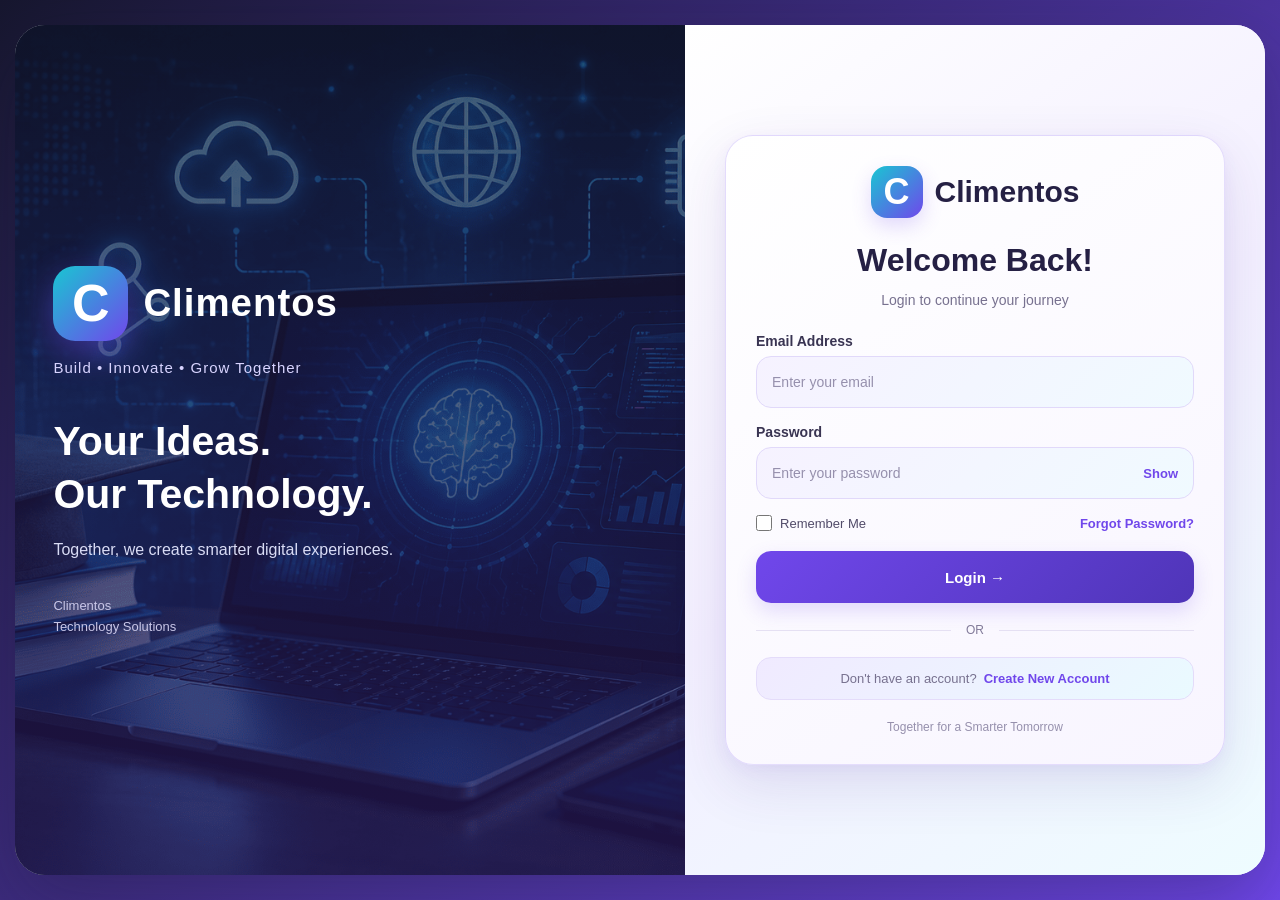
<file: 01-frontend/index.html>
<!DOCTYPE html>
<html lang="en">

<head>
    <meta charset="UTF-8">
    <meta name="viewport" content="width=device-width, initial-scale=1.0">
    <title>Climentos | Login</title>

    <!-- CSS CONNECTION -->
    <link rel="stylesheet" href="css/style.css">
</head>

<body>

    <!-- MAIN LOGIN CONTAINER -->
    <div class="login-container">

        <!-- LEFT BRANDING SECTION -->
        <div class="branding-section">

            <div class="branding-content">

                <!-- COMPANY LOGO -->
                <div class="brand-logo">

                    <div class="logo-icon">
                        <span>C</span>
                    </div>

                    <span class="brand-name">Climentos</span>

                </div>

                <!-- TAGLINE -->
                <p class="brand-tagline">
                    Build • Innovate • Grow Together
                </p>

                <!-- BRAND MESSAGE -->
                <div class="brand-message">

                    <h1>
                        Your Ideas.
                        <br>
                        Our Technology.
                    </h1>

                    <p>
                        Together, we create smarter
                        digital experiences.
                    </p>

                </div>

                <!-- BRAND FOOTER -->
                <div class="brand-footer">
                    <span>Climentos</span>
                    <span>Technology Solutions</span>
                </div>

            </div>

        </div>


        <!-- RIGHT LOGIN SECTION -->
        <div class="login-section">

            <!-- LOGIN CARD -->
            <div class="login-card">

                <!-- LOGIN LOGO -->
                <div class="login-logo">

                    <div class="login-logo-icon">C</div>

                    <h2>Climentos</h2>

                </div>


                <!-- ================================= -->
                <!-- LOGIN VIEW -->
                <!-- ================================= -->

                <div id="loginView">

                    <h1 class="welcome-heading">
                        Welcome Back!
                    </h1>

                    <p class="welcome-text">
                        Login to continue your journey
                    </p>

                    <!-- LOGIN FORM -->
                    <form id="loginForm">

                        <!-- EMAIL -->
                        <div class="input-group">

                            <label for="email">
                                Email Address
                            </label>

                            <input
                                type="email"
                                id="email"
                                name="email"
                                placeholder="Enter your email"
                                required>

                        </div>

                        <!-- PASSWORD -->
                        <div class="input-group">

                            <label for="password">
                                Password
                            </label>

                            <div class="password-container">

                                <input
                                    type="password"
                                    id="password"
                                    name="password"
                                    placeholder="Enter your password"
                                    minlength="6"
                                    required>

                                <!-- SHOW PASSWORD -->
                                <button
                                    type="button"
                                    id="togglePassword"
                                    class="password-toggle">
                                    Show
                                </button>

                            </div>

                        </div>

                        <!-- REMEMBER AND FORGOT -->
                        <div class="login-options">

                            <!-- REMEMBER ME -->
                            <label class="remember-label">

                                <input
                                    type="checkbox"
                                    id="rememberMe">

                                <span>Remember Me</span>

                            </label>

                            <!-- FORGOT PASSWORD -->
                            <button
                                type="button"
                                id="forgotPasswordBtn"
                                class="text-link">
                                Forgot Password?
                            </button>

                        </div>

                        <!-- LOGIN BUTTON -->
                        <button
                            type="submit"
                            class="login-button">
                            Login →
                        </button>

                    </form>

                    <!-- DIVIDER -->
                    <div class="divider">

                        <span></span>
                        <p>OR</p>
                        <span></span>

                    </div>

                    <!-- CREATE ACCOUNT -->
                    <div class="create-account">

                        <p>Don't have an account?</p>

                        <button
                            type="button"
                            id="createAccountBtn"
                            class="text-link">
                            Create New Account
                        </button>

                    </div>

                </div>


                <!-- ================================= -->
                <!-- FORGOT PASSWORD VIEW -->
                <!-- ================================= -->

                <div id="forgotView" class="hidden-view">

                    <h1 class="welcome-heading">
                        Reset Password
                    </h1>

                    <p class="welcome-text">
                        Follow the steps to reset your password
                    </p>


                    <!-- STEP 1: REQUEST RESET LINK -->
                    <form id="forgotForm">

                        <div class="input-group">

                            <label for="resetEmail">
                                Email Address
                            </label>

                            <input
                                type="email"
                                id="resetEmail"
                                name="resetEmail"
                                placeholder="Enter your registered email"
                                required>

                        </div>

                        <button
                            type="submit"
                            class="login-button">
                            Send Reset Link
                        </button>

                    </form>


                    <!-- STEP 2: ENTER NEW PASSWORD -->
                    <form
                        id="resetPasswordForm"
                        class="hidden-view">

                        <!-- NEW PASSWORD -->
                        <div class="input-group">

                            <label for="newPassword">
                                New Password
                            </label>

                            <input
                                type="password"
                                id="newPassword"
                                name="newPassword"
                                placeholder="Enter new password"
                                minlength="6"
                                required>

                        </div>

                        <!-- CONFIRM PASSWORD -->
                        <div class="input-group">

                            <label for="confirmResetPassword">
                                Confirm Password
                            </label>

                            <input
                                type="password"
                                id="confirmResetPassword"
                                name="confirmResetPassword"
                                placeholder="Confirm new password"
                                minlength="6"
                                required>

                        </div>

                        <!-- RESET BUTTON -->
                        <button
                            type="submit"
                            class="login-button">
                            Reset Password
                        </button>

                    </form>


                    <!-- BACK TO LOGIN -->
                    <button
                        type="button"
                        id="backToLoginFromForgot"
                        class="back-button">
                        ← Back to Login
                    </button>

                </div>


                <!-- ================================= -->
                <!-- SIGNUP VIEW -->
                <!-- ================================= -->

                <div id="signupView" class="hidden-view">

                    <h1 class="welcome-heading">
                        Create Account
                    </h1>

                    <p class="welcome-text">
                        Join Climentos and start your journey
                    </p>

                    <!-- SIGNUP FORM -->
                    <form id="signupForm">

                        <!-- FULL NAME -->
                        <div class="input-group">

                            <label for="fullName">
                                Full Name
                            </label>

                            <input
                                type="text"
                                id="fullName"
                                name="fullName"
                                placeholder="Enter your full name"
                                minlength="2"
                                required>

                        </div>

                        <!-- EMAIL -->
                        <div class="input-group">

                            <label for="signupEmail">
                                Email Address
                            </label>

                            <input
                                type="email"
                                id="signupEmail"
                                name="signupEmail"
                                placeholder="Enter your email"
                                required>

                        </div>

                        <!-- PASSWORD -->
                        <div class="input-group">

                            <label for="signupPassword">
                                Password
                            </label>

                            <input
                                type="password"
                                id="signupPassword"
                                name="signupPassword"
                                placeholder="Create password"
                                minlength="6"
                                required>

                        </div>

                        <!-- CONFIRM PASSWORD -->
                        <div class="input-group">

                            <label for="confirmPassword">
                                Confirm Password
                            </label>

                            <input
                                type="password"
                                id="confirmPassword"
                                name="confirmPassword"
                                placeholder="Confirm password"
                                minlength="6"
                                required>

                        </div>

                        <!-- CREATE ACCOUNT BUTTON -->
                        <button
                            type="submit"
                            class="login-button">
                            Create Account
                        </button>

                    </form>

                    <!-- BACK TO LOGIN -->
                    <button
                        type="button"
                        id="backToLoginFromSignup"
                        class="back-button">
                        ← Back to Login
                    </button>

                </div>


                <!-- LOGIN FOOTER -->
                <div class="login-footer">
                    Together for a Smarter Tomorrow
                </div>

            </div>

        </div>

    </div>


    <!-- JAVASCRIPT CONNECTION -->
    <script src="js/script.js"></script>

</body>
</html>
</file>
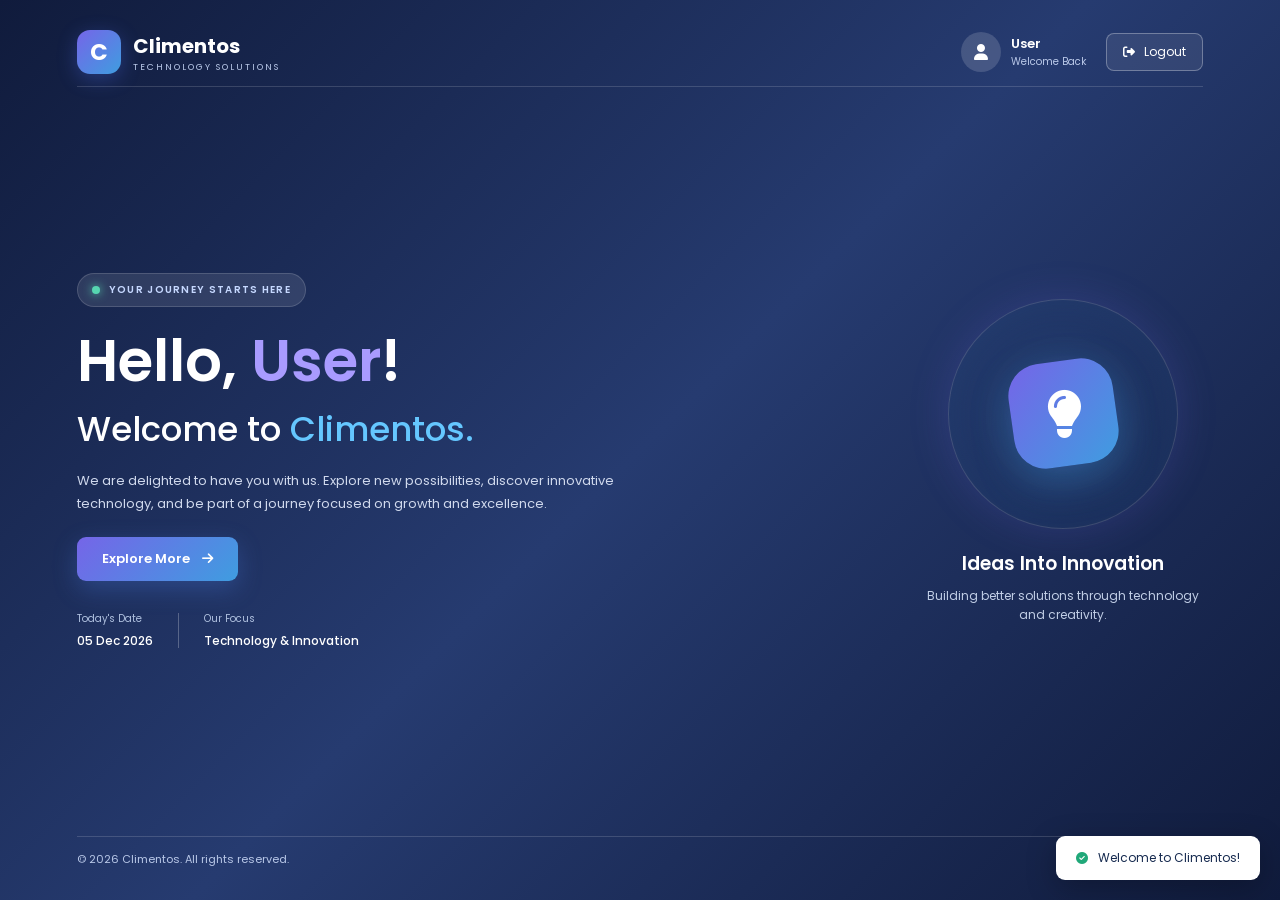
<file: 01-frontend/welcome.html>
<!DOCTYPE html>
<html lang="en">

<head>
    <meta charset="UTF-8">

    <meta name="viewport" content="width=device-width, initial-scale=1.0">

    <title>Climentos | Welcome</title>

    <!-- Google Font -->
    <link rel="preconnect" href="https://fonts.googleapis.com">
    <link rel="preconnect" href="https://fonts.gstatic.com" crossorigin>

    <link href="https://fonts.googleapis.com/css2?family=Poppins:wght@400;500;600;700&display=swap"
        rel="stylesheet">

    <!-- Font Awesome Icons -->
    <link rel="stylesheet"
        href="https://cdnjs.cloudflare.com/ajax/libs/font-awesome/6.5.0/css/all.min.css">

    <!-- Welcome CSS -->
    <link rel="stylesheet" href="css/welcome.css">

</head>

<body>

    <!-- Main Container -->
    <div class="welcome-container">


        <!-- HEADER -->
        <header class="topbar">

            <!-- Company Branding -->
            <div class="brand">

                <div class="brand-icon">
                    C
                </div>

                <div class="brand-details">
                    <h2>Climentos</h2>
                    <p>TECHNOLOGY SOLUTIONS</p>
                </div>

            </div>


            <!-- User Profile and Logout -->
            <div class="topbar-right">

                <div class="profile">

                    <div class="profile-avatar">
                        <i class="fa-solid fa-user"></i>
                    </div>

                    <div class="profile-info">
                        <span id="profileName">User</span>
                        <small>Welcome Back</small>
                    </div>

                </div>


                <button class="logout-button" id="logoutButton">

                    <i class="fa-solid fa-right-from-bracket"></i>

                    Logout

                </button>

            </div>

        </header>



        <!-- MAIN WELCOME SECTION -->
        <main class="hero-section">


            <!-- Welcome Content -->
            <div class="hero-content">


                <div class="welcome-label">

                    <span class="welcome-dot"></span>

                    YOUR JOURNEY STARTS HERE

                </div>


                <h1>
                    Hello,
                    <span id="welcomeName">User</span>!
                </h1>


                <h2>
                    Welcome to
                    <span>Climentos.</span>
                </h2>


                <p>
                    We are delighted to have you with us.
                    Explore new possibilities, discover innovative
                    technology, and be part of a journey focused on
                    growth and excellence.
                </p>


                <!-- Explore Button -->
                <button class="explore-button" id="exploreButton">

                    Explore More

                    <i class="fa-solid fa-arrow-right"></i>

                </button>


                <!-- Date Information -->
                <div class="welcome-details">

                    <div class="detail-item">

                        <small>Today's Date</small>

                        <span id="todayDate">Loading...</span>

                    </div>

                    <div class="detail-divider"></div>

                    <div class="detail-item">

                        <small>Our Focus</small>

                        <span>Technology & Innovation</span>

                    </div>

                </div>


            </div>


            <!-- Simple Right Side Design -->
            <div class="hero-visual">

                <div class="visual-circle">

                    <div class="visual-icon">
                        <i class="fa-solid fa-lightbulb"></i>
                    </div>

                </div>

                <div class="visual-heading">
                    <h3>Ideas Into Innovation</h3>

                    <p>
                        Building better solutions through
                        technology and creativity.
                    </p>
                </div>

            </div>


        </main>



        <!-- FOOTER -->
        <footer class="footer">

            <p>
                © <span id="currentYear"></span> Climentos.
                All rights reserved.
            </p>

            <p>
                Empowering Innovation
            </p>

        </footer>


    </div>



    <!-- Toast Message -->
    <div class="toast" id="toast">

        <i class="fa-solid fa-circle-check"></i>

        <span id="toastMessage"></span>

    </div>



    <!-- JavaScript -->
    <script src="js/welcome.js"></script>

</body>

</html>
</file>
<file: 01-frontend/css/style.css>
/* PAGE RESET */

* {
    margin: 0;
    padding: 0;
    box-sizing: border-box;
}

/* BODY */

body {
    font-family: Arial, sans-serif;

    width: 100%;
    height: 100vh;
    height: 100dvh;

    display: flex;
    justify-content: center;
    align-items: center;

    padding: 15px;

    overflow: hidden;

    background: linear-gradient(
        135deg,
        #17172f,
        #7047eb,
        #19c6d2,
        #17172f
    );

    background-size: 300% 300%;

    animation: backgroundMove 6s ease infinite;
}
 /* ANIMATED BACKGROUND */

@keyframes backgroundMove {

    0% {
        background-position: 0% 50%;
    }

    50% {
        background-position: 100% 50%;
    }

    100% {
        background-position: 0% 50%;
    }

}

 /* MAIN LOGIN CONTAINER */

.login-container {

    width: 100%;
    max-width: 1400px;

    height: 100%;
    max-height: 850px;

    min-height: 0;

    display: flex;

    background: #ffffff;

    border-radius: 30px;

    overflow: hidden;

    box-shadow: 0 25px 70px rgba(
        23,
        23,
        47,
        0.30
    );

}


/* LEFT BRANDING SECTION */

.branding-section {

    flex: 1.15;

    min-width: 0;
    min-height: 0;

    position: relative;

    display: flex;
    align-items: center;
    justify-content: center;

    padding: clamp(20px, 3vw, 45px);

    color: #ffffff;

    background-image:
        linear-gradient(
            rgba(23, 23, 47, 0.65),
            rgba(42, 25, 90, 0.70)
        ),
        url("../images/brand-bg2.png");

    background-size: cover;
    background-position: center;
    background-repeat: no-repeat;

}

/* 
BRANDING CONTENT */

.branding-content {

    width: 100%;

    position: relative;
    z-index: 2;

}

/* 
COMPANY LOGO */

.brand-logo {

    display: flex;
    align-items: center;

    gap: 15px;

    margin-bottom: 15px;

}


/* LOGO ICON */

.logo-icon {

    width: 75px;
    height: 75px;

    flex-shrink: 0;

    display: flex;
    align-items: center;
    justify-content: center;

    border-radius: 22px;

    background: linear-gradient(
        135deg,
        #19c6d2,
        #7047eb
    );

    box-shadow: 0 12px 35px rgba(
        112,
        71,
        235,
        0.40
    );

}


/* C LOGO */

.logo-icon span {

    font-size: 52px;
    font-weight: 800;

    color: #ffffff;

    line-height: 1;

}

/* COMPANY NAME */

.brand-name {

    font-size: clamp(28px, 3vw, 42px);
    font-weight: 800;

    letter-spacing: 1px;

    color: #ffffff;

}


/* BRAND TAGLINE */

.brand-tagline {

    font-size: 15px;
    letter-spacing: 1px;

    line-height: 1.6;

    color: #d8d4ff;

    margin-bottom: 35px;

}

 /* BRAND MESSAGE */

.brand-message {

    margin-bottom: 35px;

}


/* BRAND HEADING */

.brand-message h1 {

    font-size: clamp(30px, 3.2vw, 44px);
    font-weight: 800;

    line-height: 1.3;

    color: #ffffff;

    margin-bottom: 15px;

}


/* BRAND DESCRIPTION */

.brand-message p {

    font-size: 16px;

    line-height: 1.7;

    color: #d9dcf5;

    max-width: 430px;

}

/* 
 BRAND FOOTER */

.brand-footer {

    display: flex;
    flex-direction: column;

    gap: 6px;

    font-size: 13px;

    color: #c9c7e8;

}

 /* RIGHT LOGIN SECTION */

.login-section {

    flex: 1;

    min-width: 0;
    min-height: 0;

    display: flex;
    align-items: center;
    justify-content: center;

    padding: clamp(15px, 2.5vw, 35px);

    background: linear-gradient(
        145deg,
        #ffffff,
        #f3efff,
        #eefcff
    );

}


/* LOGIN CARD */

.login-card {

    width: 100%;
    max-width: 500px;

    max-height: 100%;

    padding: clamp(18px, 2.5vw, 30px);

    position: relative;

    overflow-y: auto;

    background: linear-gradient(
        145deg,
        #ffffff,
        #f8f5ff
    );

    border: 1px solid rgba(
        112,
        71,
        235,
        0.18
    );

    border-radius: 28px;

    box-shadow:
        0 20px 55px rgba(
            65,
            42,
            130,
            0.12
        ),
        0 5px 15px rgba(
            112,
            71,
            235,
            0.06
        );

    animation: cardEntrance 0.8s ease both;

}

 /* LOGIN CARD ANIMATION */

@keyframes cardEntrance {

    from {
        opacity: 0;

        transform: translateY(25px) scale(0.97);
    }

    to {
        opacity: 1;

        transform: translateY(0) scale(1);
    }

}


/* LOGIN LOGO */

.login-logo {

    display: flex;
    align-items: center;
    justify-content: center;

    gap: 12px;

    margin-bottom: 22px;

}


/* LOGIN LOGO ICON */

.login-logo-icon {

    width: 52px;
    height: 52px;

    flex-shrink: 0;

    border-radius: 16px;

    display: flex;
    align-items: center;
    justify-content: center;

    background: linear-gradient(
        135deg,
        #19c6d2,
        #7047eb
    );

    color: #ffffff;

    font-size: 36px;
    font-weight: 800;

    box-shadow: 0 8px 20px rgba(
        112,
        71,
        235,
        0.20
    );

}


/* LOGIN COMPANY NAME */

.login-logo h2 {

    font-size: 30px;
    font-weight: 800;

    color: #252044;

}


/* WELCOME HEADING */

.welcome-heading {

    text-align: center;

    font-size: clamp(27px, 2.5vw, 34px);
    line-height: 1.3;

    color: #252044;

    margin-bottom: 8px;

}


/* WELCOME TEXT */

.welcome-text {

    text-align: center;

    font-size: 14px;
    line-height: 1.6;

    color: #77718f;

    margin-bottom: 22px;

}


/* INPUT GROUP */

.input-group {

    margin-bottom: 16px;

}


/* INPUT LABEL */

.input-group label {

    display: block;

    font-size: 14px;
    font-weight: 700;

    color: #393452;

    margin-bottom: 7px;

}



   /* INPUT FIELDS */


.input-group input {

    width: 100%;
    height: 52px;

    padding: 0 15px;

    border: 1px solid #e1d9fa;

    border-radius: 15px;

    font-family: inherit;
    font-size: 14px;

    outline: none;

    background: linear-gradient(
        135deg,
        #f6f2ff,
        #f0faff
    );

    color: #252044;

    transition:
        border-color 0.3s ease,
        background 0.3s ease,
        box-shadow 0.3s ease,
        transform 0.3s ease;

}


/* INPUT PLACEHOLDER */

.input-group input::placeholder {

    color: #9690ad;

}


/* INPUT FOCUS */

.input-group input:focus {

    border-color: #7047eb;

    background: #ffffff;

    box-shadow: 0 0 0 4px rgba(
        112,
        71,
        235,
        0.13
    );

    transform: translateY(-1px);

}



   /*  PASSWORD CONTAINER */


.password-container {

    position: relative;

}


/* PASSWORD INPUT */

.password-container input {

    padding-right: 85px;

}


/* SHOW / HIDE BUTTON */

.password-toggle {

    position: absolute;

    right: 16px;
    top: 50%;

    transform: translateY(-50%);

    border: none;

    background: transparent;

    color: #7047eb;

    font-family: inherit;
    font-size: 13px;
    font-weight: 700;

    cursor: pointer;

    transition: color 0.3s ease;

}


/* PASSWORD TOGGLE HOVER */

.password-toggle:hover {

    color: #19aeb9;

}



   /*  LOGIN OPTIONS */


.login-options {

    display: flex;

    align-items: center;
    justify-content: space-between;

    gap: 10px;

    margin: 10px 0 20px;

}


/* REMEMBER ME */

.remember-label {

    display: flex;

    align-items: center;

    gap: 8px;

    font-size: 13px;

    color: #514b69;

    cursor: pointer;

}


/* CHECKBOX */

.remember-label input {

    accent-color: #7047eb;

    width: 16px;
    height: 16px;

}



   /* TEXT LINKS */


.text-link {

    border: none;

    background: transparent;

    color: #7047eb;

    font-family: inherit;
    font-size: 13px;
    font-weight: 700;

    cursor: pointer;

    transition: color 0.3s ease;

}


/* LINK HOVER */

.text-link:hover {

    color: #19aeb9;

    text-decoration: underline;

}



   /* 23. LOGIN BUTTON */


.login-button {

    width: 100%;
    min-height: 52px;

    border: none;

    border-radius: 15px;

    background: linear-gradient(
        135deg,
        #7047eb,
        #4f35b8
    );

    color: #ffffff;

    font-family: inherit;
    font-size: 15px;
    font-weight: 700;

    cursor: pointer;

    display: flex;
    align-items: center;
    justify-content: center;

    gap: 12px;

    box-shadow: 0 8px 20px rgba(
        112,
        71,
        235,
        0.18
    );

    transition:
        transform 0.3s ease,
        box-shadow 0.3s ease,
        background 0.3s ease;

}


/* BUTTON HOVER */

.login-button:hover {

    transform: translateY(-3px);

    background: linear-gradient(
        135deg,
        #5c35d5,
        #3f299e
    );

    box-shadow: 0 12px 28px rgba(
        112,
        71,
        235,
        0.30
    );

}


/* BUTTON ACTIVE */

.login-button:active {

    transform: translateY(0);

}



   /* 24. DIVIDER */


.divider {

    display: flex;

    align-items: center;

    gap: 15px;

    margin: 20px 0;

}


/* DIVIDER LINES */

.divider span {

    flex: 1;

    height: 1px;

    background: #e5e0f3;

}


/* OR TEXT */

.divider p {

    font-size: 12px;

    color: #817a99;

}



   /*  CREATE ACCOUNT SECTION */


.create-account {

    display: flex;

    align-items: center;
    justify-content: center;

    flex-wrap: wrap;

    gap: 7px;

    font-size: 13px;

    margin-bottom: 20px;

    padding: 13px 10px;

    border-radius: 15px;

    background: linear-gradient(
        135deg,
        #f0eaff,
        #eafaff
    );

    border: 1px solid #e4dcfa;

}


/* CREATE ACCOUNT DESCRIPTION */

.create-account p {

    color: #77718f;

}



   /* 26. HIDDEN FORM VIEWS */


.hidden-view {

    display: none;

}


   /* BACK TO LOGIN BUTTON */


.back-button {

    width: 100%;

    margin-top: 15px;

    min-height: 45px;

    padding: 12px;

    border: 1px solid #ddd6fe;

    border-radius: 13px;

    background: #ffffff;

    color: #7047eb;

    font-family: inherit;
    font-size: 14px;
    font-weight: 700;

    cursor: pointer;

    transition:
        background 0.3s ease,
        border-color 0.3s ease,
        transform 0.3s ease;

}


/* BACK BUTTON HOVER */

.back-button:hover {

    background: #f5f3ff;

    border-color: #7047eb;

    transform: translateY(-2px);

}


    /* LOGIN FOOTER */


.login-footer {

    text-align: center;

    font-size: 12px;

    color: #9690ad;

    margin-top: 18px;

}



   /* TABLET RESPONSIVE DESIGN */


@media (max-width: 1100px) {

    body {

        padding: 12px;

    }

    .login-container {

        max-width: 100%;

        min-height: 0;

    }

    .branding-section {

        min-height: 0;

        padding: 25px;

    }

    .brand-name {

        font-size: 34px;

    }

    .logo-icon {

        width: 65px;
        height: 65px;

    }

    .logo-icon span {

        font-size: 45px;

    }

    .brand-message h1 {

        font-size: 34px;

    }

    .login-section {

        padding: 20px;

    }

    .login-card {

        max-width: 480px;

        padding: 22px;

    }

}



   /* TABLET AND SMALL SCREEN DESIGN */


@media (max-width: 850px) {

    body {

        padding: 12px;

    }

    .login-container {

        flex-direction: column;

        max-width: 650px;

        min-height: 0;

    }

    .branding-section {

        flex: 0 0 38%;

        width: 100%;

        min-height: 0;

        padding: 20px;

        background-position: center;

    }

    .brand-logo {

        gap: 10px;

        margin-bottom: 10px;

    }

    .logo-icon {

        width: 55px;
        height: 55px;

        border-radius: 15px;

    }

    .logo-icon span {

        font-size: 38px;

    }

    .brand-name {

        font-size: 28px;

    }

    .brand-tagline {

        font-size: 12px;

        margin-bottom: 15px;

    }

    .brand-message {

        margin-bottom: 15px;

    }

    .brand-message h1 {

        font-size: 27px;

        margin-bottom: 8px;

    }

    .brand-message p {

        font-size: 13px;

        line-height: 1.5;

    }

    .brand-footer {

        font-size: 11px;

        gap: 4px;

    }

    .login-section {

        flex: 1 1 62%;

        width: 100%;

        min-height: 0;

        padding: 15px;

    }

    .login-card {

        max-width: 520px;

        padding: 20px;

    }

}


   /*  MOBILE RESPONSIVE DESIGN */


@media (max-width: 480px) {

    body {

        padding: 8px;

    }

    .login-container {

        border-radius: 20px;

    }

    .branding-section {

        flex: 0 0 35%;

        min-height: 0;

        padding: 15px;

    }

    .brand-logo {

        gap: 8px;

        margin-bottom: 8px;

    }

    .logo-icon {

        width: 42px;
        height: 42px;

        border-radius: 12px;

    }

    .logo-icon span {

        font-size: 30px;

    }

    .brand-name {

        font-size: 23px;

    }

    .brand-tagline {

        font-size: 10px;

        line-height: 1.4;

        margin-bottom: 10px;

    }

    .brand-message {

        margin-bottom: 10px;

    }

    .brand-message h1 {

        font-size: 23px;

        line-height: 1.3;

        margin-bottom: 6px;

    }

    .brand-message p {

        font-size: 11px;

        line-height: 1.4;

    }

    .brand-footer {

        font-size: 9px;

        gap: 3px;

    }

    .login-section {

        flex: 1 1 65%;

        padding: 10px;

    }

    .login-card {

        padding: 15px 12px;

        border-radius: 18px;

    }

    .login-logo {

        margin-bottom: 15px;

        gap: 8px;

    }

    .login-logo-icon {

        width: 38px;
        height: 38px;

        border-radius: 11px;

        font-size: 27px;

    }

    .login-logo h2 {

        font-size: 23px;

    }

    .welcome-heading {

        font-size: 24px;

        margin-bottom: 6px;

    }

    .welcome-text {

        font-size: 11px;

        line-height: 1.4;

        margin-bottom: 15px;

    }

    .input-group {

        margin-bottom: 12px;

    }

    .input-group label {

        font-size: 11px;

        margin-bottom: 5px;

    }

    .input-group input {

        height: 43px;

        padding: 0 10px;

        font-size: 12px;

        border-radius: 11px;

    }

    .password-container input {

        padding-right: 65px;

    }

    .password-toggle {

        right: 10px;

        font-size: 10px;

    }

    .login-options {

        gap: 6px;

        margin: 8px 0 14px;

    }

    .remember-label {

        gap: 5px;

        font-size: 10px;

    }

    .remember-label input {

        width: 13px;
        height: 13px;

    }

    .text-link {

        font-size: 10px;

    }

    .login-button {

        min-height: 44px;

        font-size: 13px;

        border-radius: 11px;

    }

    .divider {

        gap: 10px;

        margin: 14px 0;

    }

    .divider p {

        font-size: 10px;

    }

    .create-account {

        font-size: 10px;

        gap: 5px;

        margin-bottom: 12px;

        padding: 10px 6px;

        border-radius: 11px;

    }

    .back-button {

        min-height: 38px;

        margin-top: 12px;

        padding: 9px;

        font-size: 11px;

    }

    .login-footer {

        font-size: 9px;

        margin-top: 12px;

    }

}


   /*  EXTRA SMALL MOBILE DESIGN */


@media (max-width: 360px) {

    body {

        padding: 5px;

    }

    .login-container {

        border-radius: 16px;

    }

    .branding-section {

        padding: 10px;

    }

    .brand-name {

        font-size: 20px;

    }

    .brand-message h1 {

        font-size: 20px;

    }

    .brand-message p {

        font-size: 10px;

    }

    .login-section {

        padding: 7px;

    }

    .login-card {

        padding: 12px 9px;

    }

    .login-logo h2 {

        font-size: 21px;

    }

    .welcome-heading {

        font-size: 22px;

    }

    .input-group input {

        height: 40px;

    }

    .login-options {

        align-items: center;

    }

}






   /* ACCESSIBILITY */


@media (prefers-reduced-motion: reduce) {

    body {

        animation: none;

    }

    .login-card {

        animation: none;

    }

    *,
    *::before,
    *::after {

        transition-duration: 0.01ms !important;

        animation-duration: 0.01ms !important;

        animation-iteration-count: 1 !important;

    }

}
</file>
<file: 01-frontend/css/welcome.css>
/* PAGE RESET */


* {
    margin: 0;
    padding: 0;
    box-sizing: border-box;
}



    /* BODY BACKGROUND */


body {
    font-family: "Poppins", sans-serif;

    height: 100vh;
    min-height: 0;

    background: linear-gradient(
        135deg,
        #101B3C,
        #263B70,
        #101B3C
    );

    color: #ffffff;

    overflow: hidden;
}



   /* MAIN CONTAINER */


.welcome-container {
    position: relative;
    z-index: 1;

    height: 100vh;
    max-width: 1400px;

    margin: auto;
    padding: 18px 6%;

    display: flex;
    flex-direction: column;
}



   /* TOP HEADER */


.topbar {
    display: flex;
    justify-content: space-between;
    align-items: center;

    padding: 12px 0;

    border-bottom: 1px solid rgba(255, 255, 255, 0.15);

    flex-shrink: 0;
}


/* COMPANY BRAND */

.brand {
    display: flex;
    align-items: center;
    gap: 12px;
}

.brand-icon {
    width: 44px;
    height: 44px;

    display: flex;
    justify-content: center;
    align-items: center;

    background: linear-gradient(135deg, #7565E8, #3F9DE0);

    border-radius: 13px;

    font-size: 23px;
    font-weight: 700;

    box-shadow: 0 5px 20px rgba(83, 116, 255, 0.3);
}

.brand-details h2 {
    font-size: 20px;
    font-weight: 700;
}

.brand-details p {
    font-size: 9px;
    letter-spacing: 2px;
    color: #B9C8E8;
}



    /* PROFILE SECTION */


.topbar-right {
    display: flex;
    align-items: center;
    gap: 20px;
}

.profile {
    display: flex;
    align-items: center;
    gap: 10px;
}

.profile-avatar {
    width: 40px;
    height: 40px;

    display: flex;
    justify-content: center;
    align-items: center;

    background: rgba(255, 255, 255, 0.15);

    border-radius: 50%;
}

.profile-avatar i {
    font-size: 16px;
}

.profile-info {
    display: flex;
    flex-direction: column;
}

.profile-info span {
    font-size: 13px;
    font-weight: 600;
}

.profile-info small {
    font-size: 10px;
    color: #B9C8E8;
}


/* LOGOUT BUTTON */

.logout-button {
    padding: 9px 16px;

    border: 1px solid rgba(255, 255, 255, 0.3);
    border-radius: 8px;

    background: rgba(255, 255, 255, 0.08);

    color: #ffffff;

    font-family: inherit;
    font-size: 12px;

    cursor: pointer;

    transition: 0.3s ease;
}

.logout-button i {
    margin-right: 6px;
}

.logout-button:hover {
    background: #ffffff;
    color: #172B50;

    transform: translateY(-2px);
}



   /* MAIN WELCOME SECTION */


.hero-section {
    flex: 1;
    min-height: 0;

    display: flex;
    align-items: center;
    justify-content: space-between;

    gap: 35px;

    padding: 15px 0;
}



   /* LEFT WELCOME CONTENT */


.hero-content {
    max-width: 650px;

    animation: contentAppear 1s ease;
}

@keyframes contentAppear {
    from {
        opacity: 0;
        transform: translateY(25px);
    }

    to {
        opacity: 1;
        transform: translateY(0);
    }
}


/* WELCOME LABEL */

.welcome-label {
    display: inline-flex;
    align-items: center;
    gap: 9px;

    padding: 8px 14px;

    background: rgba(255, 255, 255, 0.1);

    border: 1px solid rgba(255, 255, 255, 0.15);
    border-radius: 30px;

    color: #C6D8FF;

    font-size: 10px;
    letter-spacing: 1.3px;
    font-weight: 600;
}

.welcome-dot {
    width: 8px;
    height: 8px;

    background: #56D6B0;

    border-radius: 50%;

    box-shadow: 0 0 10px #56D6B0;
}


/* MAIN HEADING */

.hero-content h1 {
    font-size: clamp(36px, 4.5vw, 58px);

    font-weight: 600;

    margin-top: 20px;

    line-height: 1.2;
}

.hero-content h1 span {
    color: #A99BFF;
}

.hero-content h2 {
    font-size: clamp(25px, 2.8vw, 34px);

    font-weight: 500;

    margin-top: 8px;
}

.hero-content h2 span {
    color: #65C7FF;
}


/* DESCRIPTION */

.hero-content > p {
    max-width: 560px;

    margin-top: 15px;

    color: #D0D9ED;

    font-size: 13px;
    line-height: 1.7;
}



   /* EXPLORE BUTTON */

.explore-button {
    display: inline-flex;
    align-items: center;
    gap: 12px;

    margin-top: 22px;

    padding: 12px 25px;

    border: none;
    border-radius: 9px;

    background: linear-gradient(135deg, #7565E8, #3F9DE0);

    color: #ffffff;

    font-family: inherit;
    font-size: 13px;
    font-weight: 600;

    cursor: pointer;

    box-shadow: 0 8px 25px rgba(75, 125, 230, 0.3);

    transition: 0.3s ease;
}

.explore-button:hover {
    transform: translateY(-4px);

    box-shadow: 0 12px 30px rgba(75, 125, 230, 0.45);
}

.explore-button i {
    transition: transform 0.3s ease;
}

.explore-button:hover i {
    transform: translateX(5px);
}



   /* DATE AND DETAILS */


.welcome-details {
    display: flex;
    align-items: center;
    gap: 25px;

    margin-top: 30px;
}

.detail-item {
    display: flex;
    flex-direction: column;
    gap: 5px;
}

.detail-item small {
    color: #AFC0DF;
    font-size: 10px;
}

.detail-item span {
    font-size: 12px;
    font-weight: 500;
}

.detail-divider {
    width: 1px;
    height: 35px;

    background: rgba(255, 255, 255, 0.25);
}



   /* RIGHT VISUAL SECTION */


.hero-visual {
    display: flex;
    flex-direction: column;
    align-items: center;

    text-align: center;

    min-width: 280px;

    animation: visualAppear 1.2s ease;
}

@keyframes visualAppear {
    from {
        opacity: 0;
        transform: translateY(20px);
    }

    to {
        opacity: 1;
        transform: translateY(0);
    }
}


/* CIRCLE */

.visual-circle {
    width: 230px;
    height: 230px;

    display: flex;
    justify-content: center;
    align-items: center;

    border-radius: 50%;

    background: radial-gradient(
        circle,
        rgba(117, 101, 232, 0.4),
        rgba(63, 157, 224, 0.08),
        transparent 75%
    );

    border: 1px solid rgba(255, 255, 255, 0.15);

    box-shadow:
        0 0 40px rgba(117, 101, 232, 0.2),
        inset 0 0 40px rgba(63, 157, 224, 0.1);

    animation: circleGlow 4s ease-in-out infinite alternate;
}

@keyframes circleGlow {
    from {
        box-shadow: 0 0 30px rgba(117, 101, 232, 0.2);
    }

    to {
        box-shadow: 0 0 60px rgba(63, 157, 224, 0.35);
    }
}


/* LIGHTBULB ICON */

.visual-icon {
    width: 105px;
    height: 105px;

    display: flex;
    justify-content: center;
    align-items: center;

    background: linear-gradient(135deg, #7565E8, #3F9DE0);

    border-radius: 32px;

    transform: rotate(-8deg);

    box-shadow: 0 15px 40px rgba(63, 157, 224, 0.3);
}

.visual-icon i {
    font-size: 48px;
    color: #ffffff;

    transform: rotate(8deg);
}


/* VISUAL TEXT */

.visual-heading {
    margin-top: 20px;
    max-width: 280px;
}

.visual-heading h3 {
    font-size: 19px;
    font-weight: 600;
}

.visual-heading p {
    margin-top: 8px;

    color: #C1CEE6;

    font-size: 12px;
    line-height: 1.6;
}


   /* FOOTER */


.footer {
    display: flex;
    justify-content: space-between;
    align-items: center;

    padding: 14px 0;

    border-top: 1px solid rgba(255, 255, 255, 0.15);

    color: #B9C8E8;
    font-size: 11px;

    flex-shrink: 0;
}



   /* TOAST MESSAGE */
.toast {
    position: fixed;

    bottom: 20px;
    right: 20px;

    display: flex;
    align-items: center;
    gap: 10px;

    padding: 13px 20px;

    background: #ffffff;
    color: #172B50;

    border-radius: 9px;

    box-shadow: 0 8px 30px rgba(0, 0, 0, 0.25);

    font-size: 12px;

    opacity: 0;
    visibility: hidden;

    transform: translateY(20px);

    transition: 0.3s ease;

    z-index: 10;
}

.toast i {
    color: #20A879;
}

.toast.show {
    opacity: 1;
    visibility: visible;

    transform: translateY(0);
}



   /* SHORT DESKTOP SCREENS */


@media (max-height: 700px) and (min-width: 651px) {

    .welcome-container {
        padding-top: 10px;
        padding-bottom: 10px;
    }

    .topbar {
        padding: 7px 0;
    }

    .hero-section {
        padding: 8px 0;
    }

    .hero-content h1 {
        margin-top: 12px;
        font-size: 42px;
    }

    .hero-content h2 {
        font-size: 27px;
    }

    .hero-content > p {
        margin-top: 10px;
        font-size: 12px;
    }

    .explore-button {
        margin-top: 15px;
        padding: 10px 20px;
    }

    .welcome-details {
        margin-top: 18px;
    }

    .visual-circle {
        width: 180px;
        height: 180px;
    }

    .visual-icon {
        width: 85px;
        height: 85px;
    }

    .visual-icon i {
        font-size: 38px;
    }

    .visual-heading {
        margin-top: 12px;
    }

    .footer {
        padding: 8px 0;
    }
}



   /* TABLET RESPONSIVE DESIGN */

@media (max-width: 900px) and (min-width: 651px) {

    .welcome-container {
        padding: 15px 4%;
    }

    .hero-section {
        gap: 20px;
    }

    .hero-content {
        max-width: 55%;
    }

    .hero-content h1 {
        font-size: 40px;
    }

    .hero-content h2 {
        font-size: 26px;
    }

    .hero-content > p {
        font-size: 12px;
    }

    .hero-visual {
        min-width: 220px;
    }

    .visual-circle {
        width: 190px;
        height: 190px;
    }

    .visual-icon {
        width: 90px;
        height: 90px;
    }
}



   /* MOBILE RESPONSIVE DESIGN */

@media (max-width: 650px) {

    body {
        height: auto;
        min-height: 100vh;

        overflow-x: hidden;
        overflow-y: auto;
    }

    .welcome-container {
        height: auto;
        min-height: 100vh;

        padding: 20px 6%;
    }

    .topbar {
        align-items: center;
        gap: 10px;
    }

    .brand-icon {
        width: 40px;
        height: 40px;

        font-size: 21px;
    }

    .brand-details h2 {
        font-size: 18px;
    }

    .brand-details p {
        font-size: 8px;
    }

    .topbar-right {
        gap: 10px;
    }

    .profile-info {
        display: none;
    }

    .profile-avatar {
        width: 36px;
        height: 36px;
    }

    .logout-button {
        padding: 9px 11px;
        font-size: 11px;
    }

    .hero-section {
        flex-direction: column;
        align-items: flex-start;

        padding: 45px 0;

        gap: 40px;
    }

    .hero-content {
        max-width: 100%;
    }

    .hero-content h1 {
        font-size: 42px;
    }

    .hero-content h2 {
        font-size: 27px;
    }

    .hero-content > p {
        font-size: 13px;
    }

    .welcome-details {
        gap: 18px;
        margin-top: 30px;
    }

    .detail-item span {
        font-size: 11px;
    }

    .hero-visual {
        width: 100%;
        min-width: auto;
    }

    .visual-circle {
        width: 200px;
        height: 200px;
    }

    .visual-icon {
        width: 90px;
        height: 90px;
    }

    .visual-icon i {
        font-size: 40px;
    }

    .footer {
        flex-direction: column;
        gap: 8px;

        text-align: center;
    }

    .toast {
        left: 15px;
        right: 15px;
        bottom: 15px;

        justify-content: center;
    }
}



    /* REDUCED MOTION ACCESSIBILITY */


@media (prefers-reduced-motion: reduce) {

    *,
    *::before,
    *::after {
        animation-duration: 0.01ms !important;
        animation-iteration-count: 1 !important;
        transition-duration: 0.01ms !important;
        scroll-behavior: auto !important;
    }
}
</file>
